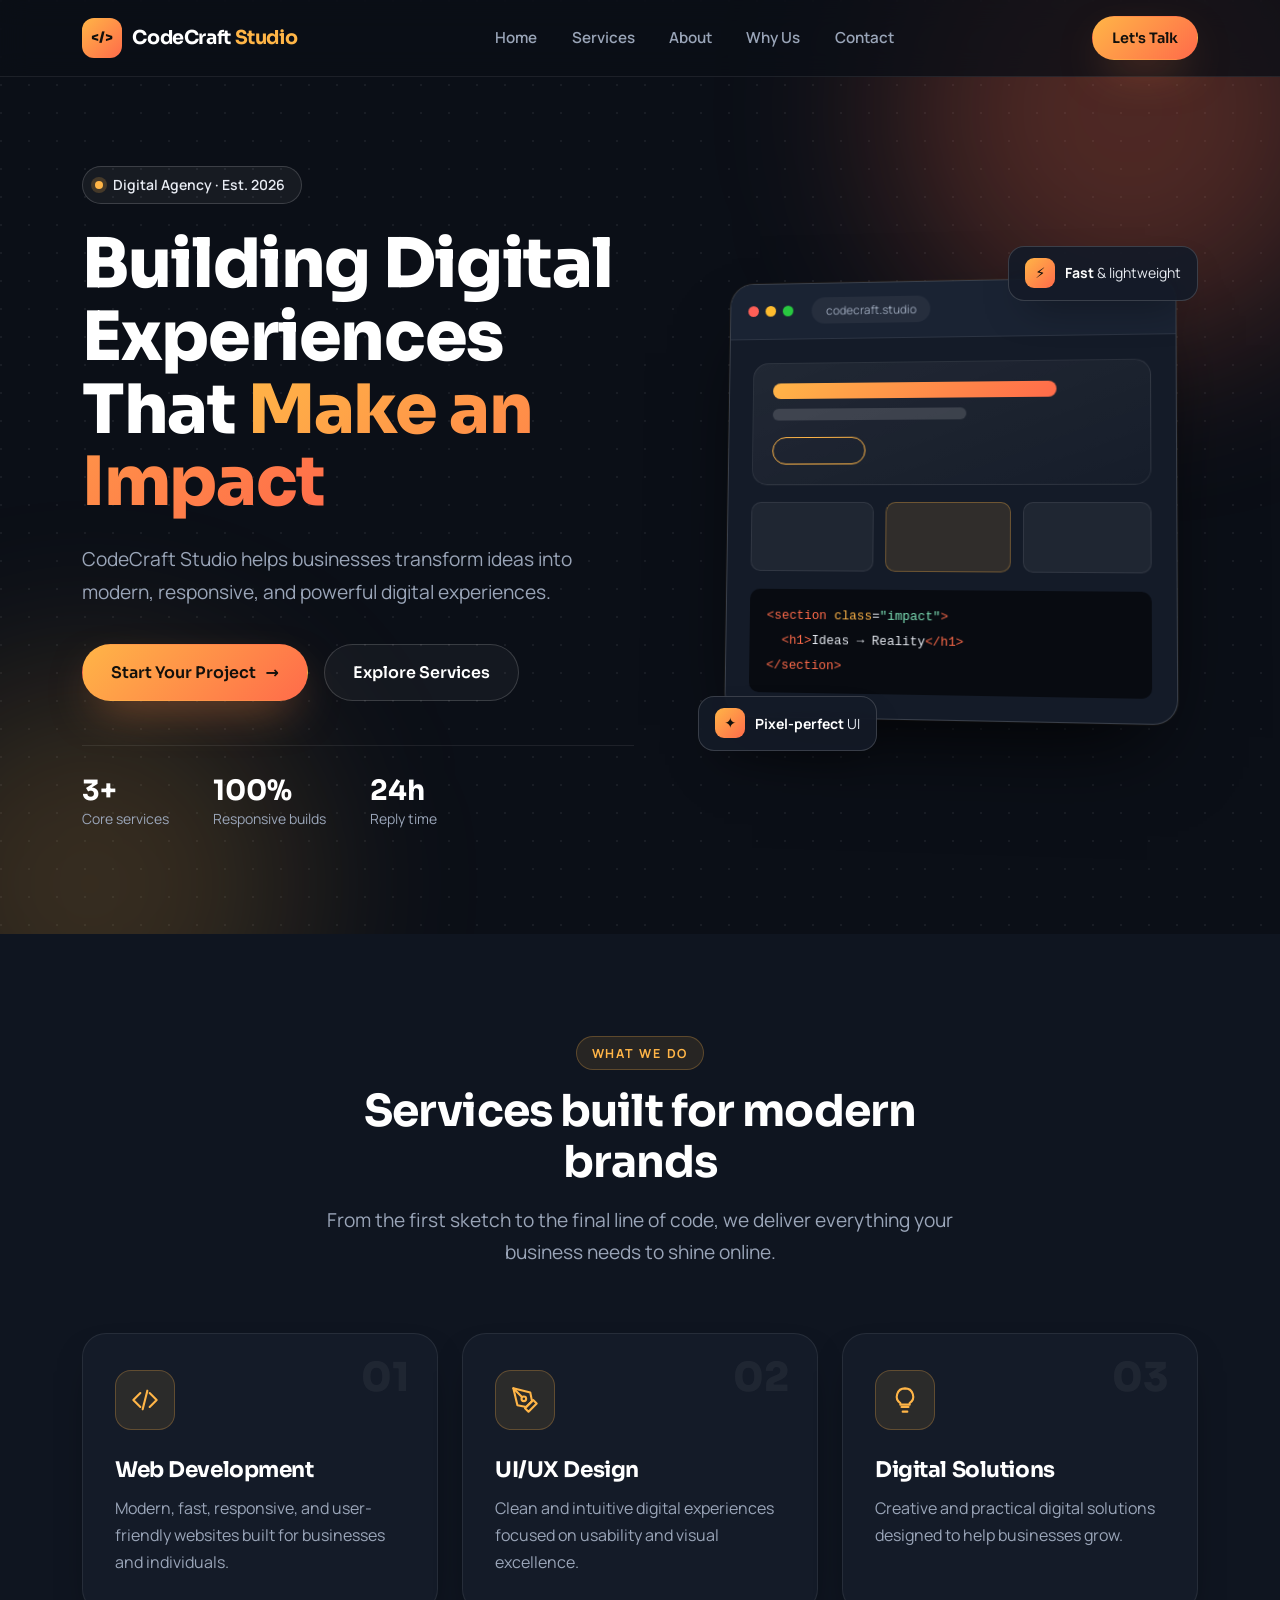
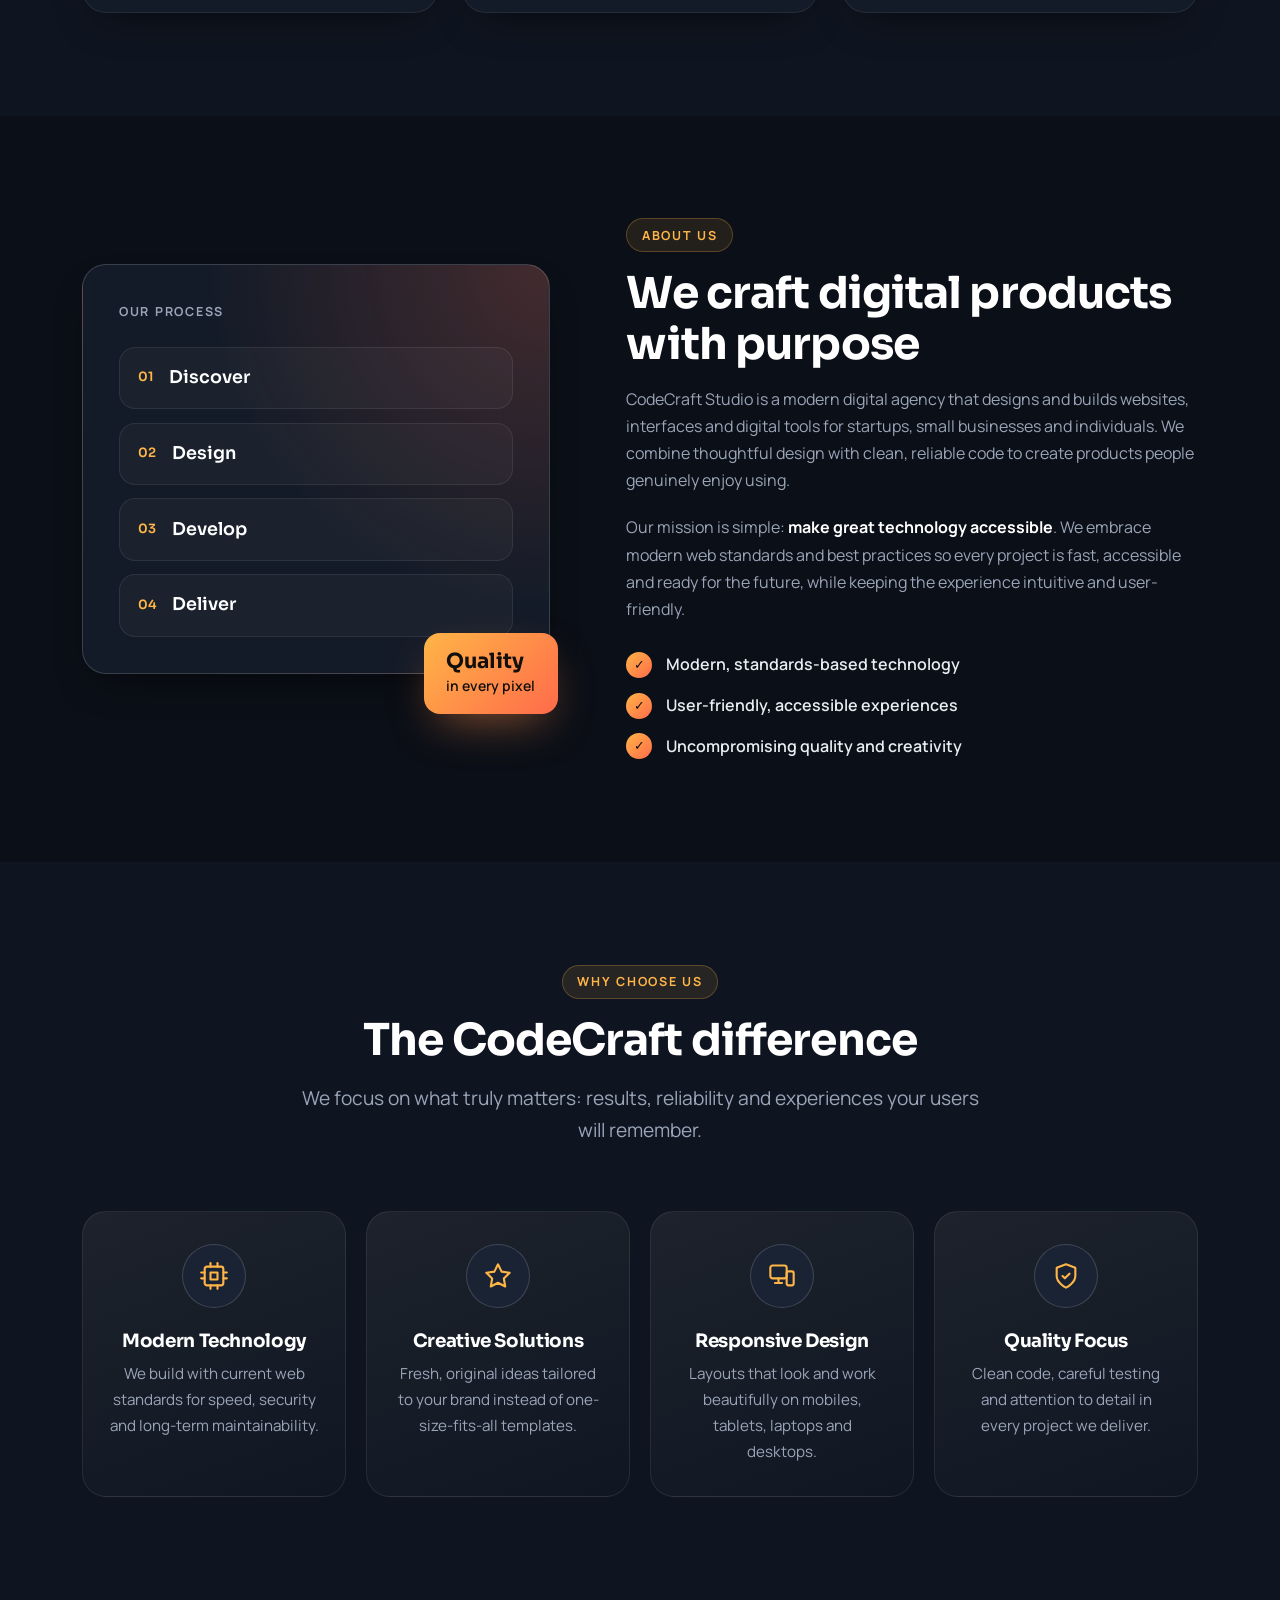
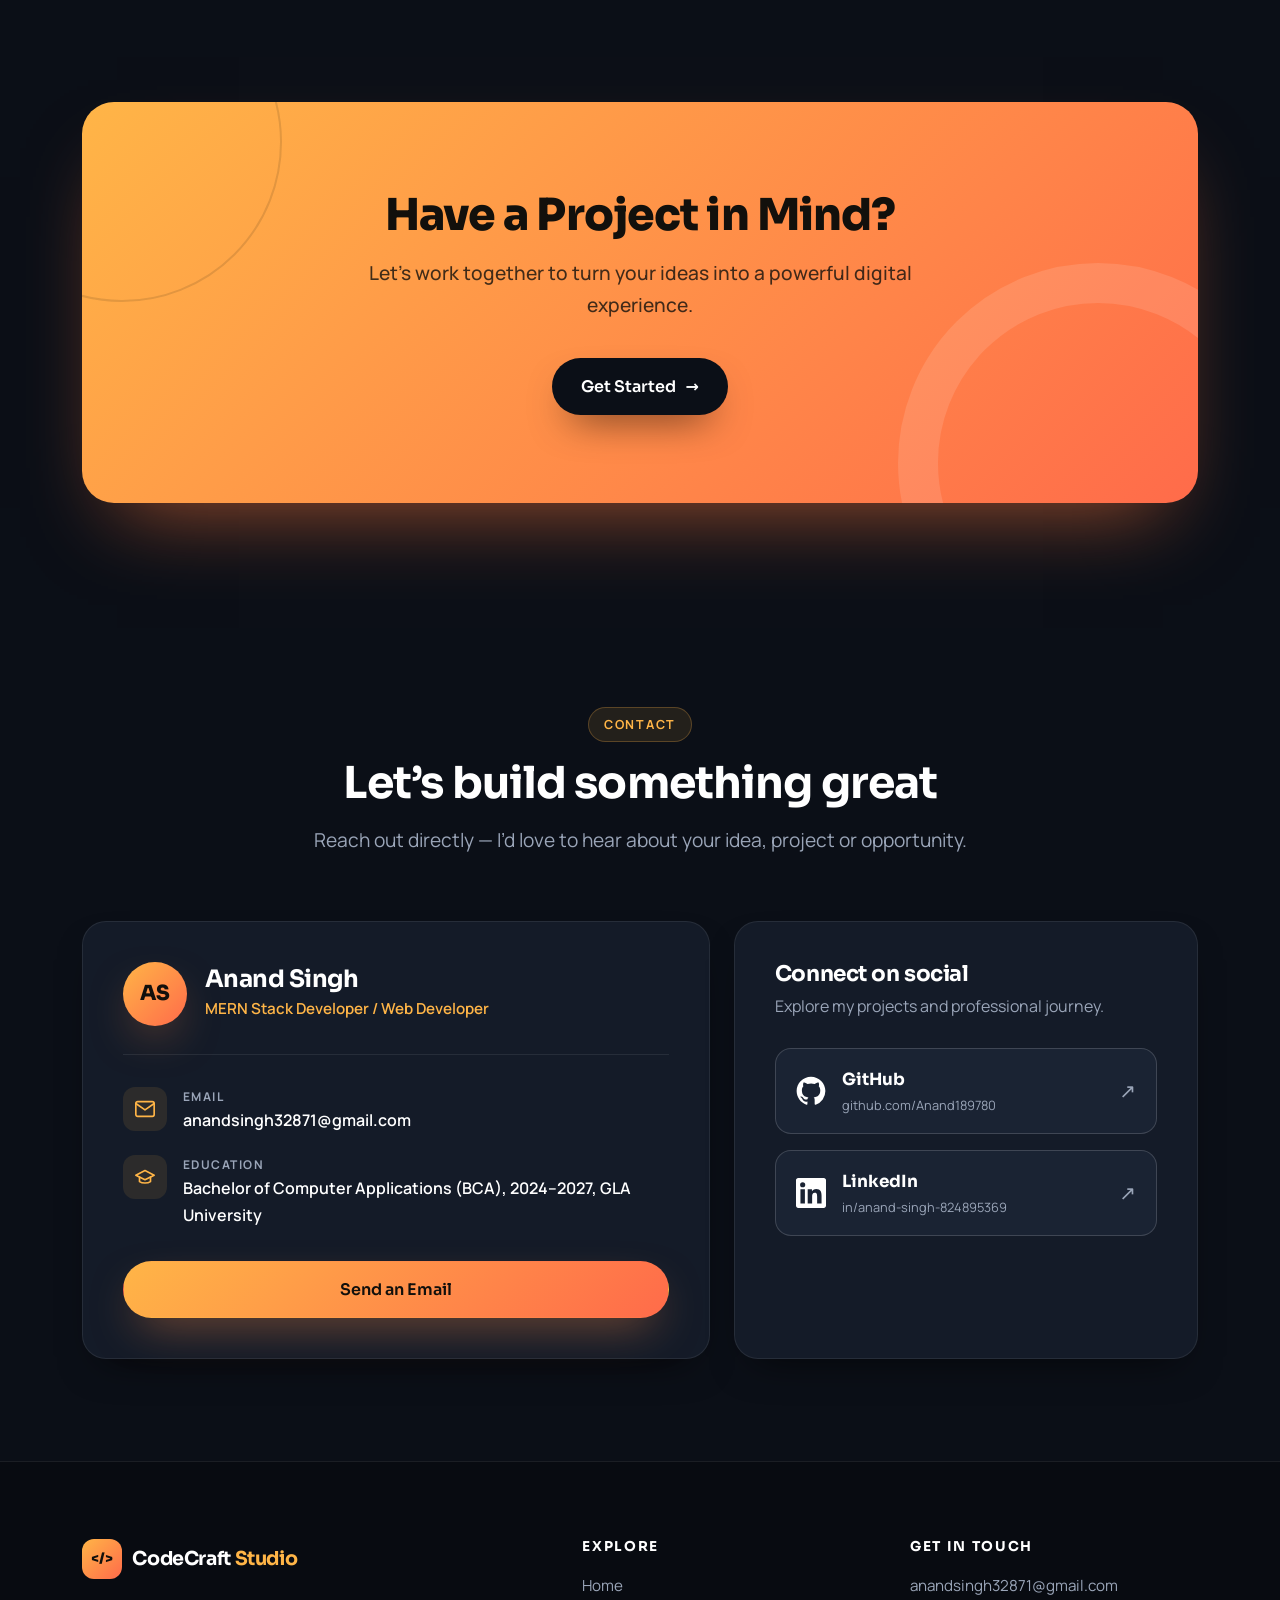
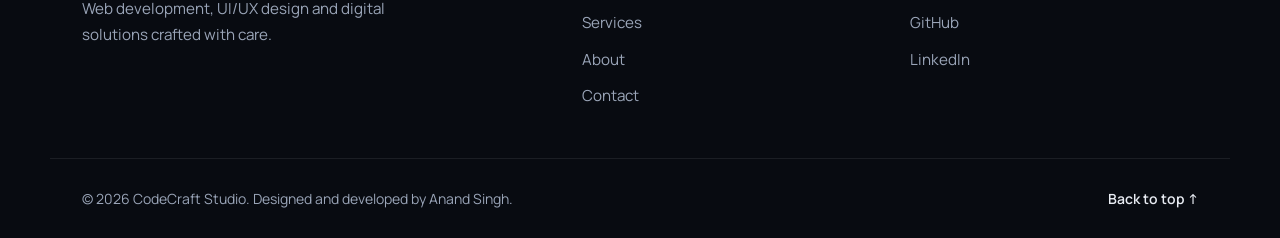
<file: WebDev-L1-LandingPage/index.html>
<!DOCTYPE html>
<html lang="en">
<head>
  <meta charset="UTF-8">
  <meta name="viewport" content="width=device-width, initial-scale=1.0">
  <title>CodeCraft Studio | Web Development, UI/UX Design &amp; Digital Solutions</title>
  <meta name="description" content="CodeCraft Studio is a modern digital agency crafting fast, responsive websites, intuitive UI/UX design and practical digital solutions.">
  <meta name="author" content="Anand Singh">

  <!-- Google Fonts: Sora (headings) + Manrope (body) -->
  <link rel="preconnect" href="https://fonts.googleapis.com">
  <link rel="preconnect" href="https://fonts.gstatic.com" crossorigin>
  <link href="https://fonts.googleapis.com/css2?family=Manrope:wght@400;500;600;700&family=Sora:wght@500;600;700;800&display=swap" rel="stylesheet">

  <link rel="stylesheet" href="style.css">
</head>
<body>

  <!-- ================= HEADER / NAVIGATION ================= -->
  <header class="site-header">
    <nav class="navbar container" aria-label="Main navigation">
      <a href="#home" class="brand" aria-label="CodeCraft Studio home">
        <span class="brand-mark" aria-hidden="true">&lt;/&gt;</span>
        <span class="brand-name">CodeCraft<span class="brand-accent"> Studio</span></span>
      </a>

      <ul class="nav-links">
        <li><a href="#home" class="nav-link">Home</a></li>
        <li><a href="#services" class="nav-link">Services</a></li>
        <li><a href="#about" class="nav-link">About</a></li>
        <li><a href="#why-us" class="nav-link">Why Us</a></li>
        <li><a href="#contact" class="nav-link">Contact</a></li>
      </ul>

      <a href="#contact" class="btn btn-primary btn-small nav-cta">Let's Talk</a>
    </nav>
  </header>

  <main>

    <!-- ================= HERO SECTION ================= -->
    <section id="home" class="hero">
      <div class="hero-glow hero-glow-one" aria-hidden="true"></div>
      <div class="hero-glow hero-glow-two" aria-hidden="true"></div>

      <div class="container hero-grid">
        <div class="hero-content">
          <p class="eyebrow"><span class="eyebrow-dot" aria-hidden="true"></span> Digital Agency &middot; Est. 2026</p>
          <h1 class="hero-title">Building Digital Experiences That <span class="text-gradient">Make an Impact</span></h1>
          <p class="hero-subtitle">CodeCraft Studio helps businesses transform ideas into modern, responsive, and powerful digital experiences.</p>

          <div class="hero-actions">
            <a href="#contact" class="btn btn-primary">Start Your Project <span class="btn-arrow" aria-hidden="true">&rarr;</span></a>
            <a href="#services" class="btn btn-ghost">Explore Services</a>
          </div>

          <ul class="hero-stats" aria-label="Studio highlights">
            <li><strong>3+</strong><span>Core services</span></li>
            <li><strong>100%</strong><span>Responsive builds</span></li>
            <li><strong>24h</strong><span>Reply time</span></li>
          </ul>
        </div>

        <!-- CSS-only hero visual: a stylised browser window -->
        <div class="hero-visual" role="img" aria-label="Illustration of a modern website being designed and coded in a browser window">
          <div class="browser-window">
            <div class="browser-bar">
              <span class="dot dot-red"></span>
              <span class="dot dot-amber"></span>
              <span class="dot dot-green"></span>
              <span class="browser-url">codecraft.studio</span>
            </div>
            <div class="browser-body">
              <div class="mock-hero">
                <span class="mock-line mock-line-lg"></span>
                <span class="mock-line mock-line-md"></span>
                <span class="mock-pill"></span>
              </div>
              <div class="mock-cards">
                <span class="mock-card"></span>
                <span class="mock-card"></span>
                <span class="mock-card"></span>
              </div>
              <div class="mock-code">
                <code><span class="code-tag">&lt;section</span> <span class="code-attr">class</span>=<span class="code-str">"impact"</span><span class="code-tag">&gt;</span></code>
                <code>&nbsp;&nbsp;<span class="code-tag">&lt;h1&gt;</span>Ideas &rarr; Reality<span class="code-tag">&lt;/h1&gt;</span></code>
                <code><span class="code-tag">&lt;/section&gt;</span></code>
              </div>
            </div>
          </div>

          <div class="float-chip chip-top">
            <span class="chip-icon" aria-hidden="true">&#9889;</span>
            <span><strong>Fast</strong> &amp; lightweight</span>
          </div>
          <div class="float-chip chip-bottom">
            <span class="chip-icon" aria-hidden="true">&#10022;</span>
            <span><strong>Pixel-perfect</strong> UI</span>
          </div>
        </div>
      </div>
    </section>

    <!-- ================= SERVICES SECTION ================= -->
    <section id="services" class="section services">
      <div class="container">
        <header class="section-header">
          <p class="section-tag">What We Do</p>
          <h2 class="section-title">Services built for modern brands</h2>
          <p class="section-lead">From the first sketch to the final line of code, we deliver everything your business needs to shine online.</p>
        </header>

        <div class="services-grid">
          <article class="service-card">
            <div class="card-icon" aria-hidden="true">
              <svg viewBox="0 0 24 24" fill="none" stroke="currentColor" stroke-width="1.8" stroke-linecap="round" stroke-linejoin="round"><polyline points="16 18 22 12 16 6"/><polyline points="8 6 2 12 8 18"/><line x1="14" y1="4" x2="10" y2="20"/></svg>
            </div>
            <h3 class="card-title">Web Development</h3>
            <p class="card-text">Modern, fast, responsive, and user-friendly websites built for businesses and individuals.</p>
            <span class="card-number" aria-hidden="true">01</span>
          </article>

          <article class="service-card">
            <div class="card-icon" aria-hidden="true">
              <svg viewBox="0 0 24 24" fill="none" stroke="currentColor" stroke-width="1.8" stroke-linecap="round" stroke-linejoin="round"><path d="M12 19l7-7 3 3-7 7-3-3z"/><path d="M18 13l-1.5-7.5L2 2l3.5 14.5L13 18l5-5z"/><path d="M2 2l7.586 7.586"/><circle cx="11" cy="11" r="2"/></svg>
            </div>
            <h3 class="card-title">UI/UX Design</h3>
            <p class="card-text">Clean and intuitive digital experiences focused on usability and visual excellence.</p>
            <span class="card-number" aria-hidden="true">02</span>
          </article>

          <article class="service-card">
            <div class="card-icon" aria-hidden="true">
              <svg viewBox="0 0 24 24" fill="none" stroke="currentColor" stroke-width="1.8" stroke-linecap="round" stroke-linejoin="round"><path d="M9 18h6"/><path d="M10 22h4"/><path d="M12 2a7 7 0 0 0-4 12.74V16h8v-1.26A7 7 0 0 0 12 2z"/></svg>
            </div>
            <h3 class="card-title">Digital Solutions</h3>
            <p class="card-text">Creative and practical digital solutions designed to help businesses grow.</p>
            <span class="card-number" aria-hidden="true">03</span>
          </article>
        </div>
      </div>
    </section>

    <!-- ================= ABOUT SECTION ================= -->
    <section id="about" class="section about">
      <div class="container about-grid">
        <div class="about-visual" aria-hidden="true">
          <div class="about-panel">
            <span class="about-panel-label">Our Process</span>
            <ol class="process-list">
              <li><span>01</span> Discover</li>
              <li><span>02</span> Design</li>
              <li><span>03</span> Develop</li>
              <li><span>04</span> Deliver</li>
            </ol>
          </div>
          <div class="about-badge">
            <strong>Quality</strong>
            <span>in every pixel</span>
          </div>
        </div>

        <div class="about-content">
          <p class="section-tag">About Us</p>
          <h2 class="section-title">We craft digital products with purpose</h2>
          <p class="about-text">CodeCraft Studio is a modern digital agency that designs and builds websites, interfaces and digital tools for startups, small businesses and individuals. We combine thoughtful design with clean, reliable code to create products people genuinely enjoy using.</p>
          <p class="about-text">Our mission is simple: <strong>make great technology accessible</strong>. We embrace modern web standards and best practices so every project is fast, accessible and ready for the future, while keeping the experience intuitive and user-friendly.</p>

          <ul class="about-points">
            <li><span class="check" aria-hidden="true">&#10003;</span> Modern, standards-based technology</li>
            <li><span class="check" aria-hidden="true">&#10003;</span> User-friendly, accessible experiences</li>
            <li><span class="check" aria-hidden="true">&#10003;</span> Uncompromising quality and creativity</li>
          </ul>
        </div>
      </div>
    </section>

    <!-- ================= WHY CHOOSE US SECTION ================= -->
    <section id="why-us" class="section why">
      <div class="container">
        <header class="section-header">
          <p class="section-tag">Why Choose Us</p>
          <h2 class="section-title">The CodeCraft difference</h2>
          <p class="section-lead">We focus on what truly matters: results, reliability and experiences your users will remember.</p>
        </header>

        <div class="why-grid">
          <article class="feature-card">
            <div class="feature-icon" aria-hidden="true">
              <svg viewBox="0 0 24 24" fill="none" stroke="currentColor" stroke-width="1.8" stroke-linecap="round" stroke-linejoin="round"><rect x="4" y="4" width="16" height="16" rx="2"/><rect x="9" y="9" width="6" height="6"/><line x1="9" y1="1" x2="9" y2="4"/><line x1="15" y1="1" x2="15" y2="4"/><line x1="9" y1="20" x2="9" y2="23"/><line x1="15" y1="20" x2="15" y2="23"/><line x1="20" y1="9" x2="23" y2="9"/><line x1="20" y1="14" x2="23" y2="14"/><line x1="1" y1="9" x2="4" y2="9"/><line x1="1" y1="14" x2="4" y2="14"/></svg>
            </div>
            <h3 class="feature-title">Modern Technology</h3>
            <p class="feature-text">We build with current web standards for speed, security and long-term maintainability.</p>
          </article>

          <article class="feature-card">
            <div class="feature-icon" aria-hidden="true">
              <svg viewBox="0 0 24 24" fill="none" stroke="currentColor" stroke-width="1.8" stroke-linecap="round" stroke-linejoin="round"><polygon points="12 2 15.09 8.26 22 9.27 17 14.14 18.18 21.02 12 17.77 5.82 21.02 7 14.14 2 9.27 8.91 8.26 12 2"/></svg>
            </div>
            <h3 class="feature-title">Creative Solutions</h3>
            <p class="feature-text">Fresh, original ideas tailored to your brand instead of one-size-fits-all templates.</p>
          </article>

          <article class="feature-card">
            <div class="feature-icon" aria-hidden="true">
              <svg viewBox="0 0 24 24" fill="none" stroke="currentColor" stroke-width="1.8" stroke-linecap="round" stroke-linejoin="round"><rect x="2" y="3" width="14" height="11" rx="2"/><rect x="16" y="8" width="6" height="12" rx="1.5"/><line x1="6" y1="18" x2="12" y2="18"/><line x1="9" y1="14" x2="9" y2="18"/></svg>
            </div>
            <h3 class="feature-title">Responsive Design</h3>
            <p class="feature-text">Layouts that look and work beautifully on mobiles, tablets, laptops and desktops.</p>
          </article>

          <article class="feature-card">
            <div class="feature-icon" aria-hidden="true">
              <svg viewBox="0 0 24 24" fill="none" stroke="currentColor" stroke-width="1.8" stroke-linecap="round" stroke-linejoin="round"><path d="M12 22s8-4 8-10V5l-8-3-8 3v7c0 6 8 10 8 10z"/><polyline points="9 12 11 14 15 10"/></svg>
            </div>
            <h3 class="feature-title">Quality Focus</h3>
            <p class="feature-text">Clean code, careful testing and attention to detail in every project we deliver.</p>
          </article>
        </div>
      </div>
    </section>

    <!-- ================= CALL-TO-ACTION SECTION ================= -->
    <section class="section cta" aria-labelledby="cta-title">
      <div class="container">
        <div class="cta-box">
          <div class="cta-ring cta-ring-one" aria-hidden="true"></div>
          <div class="cta-ring cta-ring-two" aria-hidden="true"></div>
          <h2 id="cta-title" class="cta-title">Have a Project in Mind?</h2>
          <p class="cta-text">Let’s work together to turn your ideas into a powerful digital experience.</p>
          <a href="#contact" class="btn btn-dark">Get Started <span class="btn-arrow" aria-hidden="true">&rarr;</span></a>
        </div>
      </div>
    </section>

    <!-- ================= CONTACT & SOCIAL SECTION ================= -->
    <section id="contact" class="section contact">
      <div class="container">
        <header class="section-header">
          <p class="section-tag">Contact</p>
          <h2 class="section-title">Let’s build something great</h2>
          <p class="section-lead">Reach out directly — I’d love to hear about your idea, project or opportunity.</p>
        </header>

        <div class="contact-grid">
          <article class="profile-card">
            <div class="profile-head">
              <div class="avatar" aria-hidden="true">AS</div>
              <div>
                <h3 class="profile-name">Anand Singh</h3>
                <p class="profile-role">MERN Stack Developer / Web Developer</p>
              </div>
            </div>

            <ul class="contact-list">
              <li class="contact-item">
                <span class="contact-icon" aria-hidden="true">
                  <svg viewBox="0 0 24 24" fill="none" stroke="currentColor" stroke-width="1.8" stroke-linecap="round" stroke-linejoin="round"><rect x="2" y="4" width="20" height="16" rx="2"/><polyline points="22 6 12 13 2 6"/></svg>
                </span>
                <div>
                  <span class="contact-label">Email</span>
                  <a href="mailto:anandsingh32871@gmail.com" class="contact-value">anandsingh32871@gmail.com</a>
                </div>
              </li>
              <li class="contact-item">
                <span class="contact-icon" aria-hidden="true">
                  <svg viewBox="0 0 24 24" fill="none" stroke="currentColor" stroke-width="1.8" stroke-linecap="round" stroke-linejoin="round"><path d="M22 10L12 5 2 10l10 5 10-5z"/><path d="M6 12v5c3 2 9 2 12 0v-5"/></svg>
                </span>
                <div>
                  <span class="contact-label">Education</span>
                  <span class="contact-value">Bachelor of Computer Applications (BCA), 2024–2027, GLA University</span>
                </div>
              </li>
            </ul>

            <a href="mailto:anandsingh32871@gmail.com" class="btn btn-primary btn-block">Send an Email</a>
          </article>

          <article class="social-card">
            <h3 class="social-title">Connect on social</h3>
            <p class="social-text">Explore my projects and professional journey.</p>

            <div class="social-links">
              <a href="https://github.com/Anand189780" target="_blank" rel="noopener noreferrer" class="social-btn social-github" aria-label="Visit Anand Singh on GitHub (opens in a new tab)">
                <svg viewBox="0 0 24 24" fill="currentColor" aria-hidden="true"><path d="M12 .5C5.65.5.5 5.65.5 12c0 5.08 3.29 9.39 7.86 10.91.58.1.79-.25.79-.56v-1.97c-3.2.7-3.87-1.54-3.87-1.54-.52-1.33-1.28-1.69-1.28-1.69-1.04-.71.08-.7.08-.7 1.16.08 1.77 1.19 1.77 1.19 1.03 1.76 2.7 1.25 3.36.96.1-.75.4-1.25.73-1.54-2.55-.29-5.24-1.28-5.24-5.69 0-1.26.45-2.28 1.19-3.09-.12-.29-.52-1.46.11-3.05 0 0 .97-.31 3.17 1.18a11 11 0 0 1 5.77 0c2.2-1.49 3.17-1.18 3.17-1.18.63 1.59.23 2.76.11 3.05.74.81 1.19 1.83 1.19 3.09 0 4.42-2.69 5.39-5.26 5.68.41.36.78 1.06.78 2.14v3.17c0 .31.21.67.8.56A11.5 11.5 0 0 0 23.5 12C23.5 5.65 18.35.5 12 .5z"/></svg>
                <span class="social-btn-text">
                  <strong>GitHub</strong>
                  <small>github.com/Anand189780</small>
                </span>
                <span class="social-arrow" aria-hidden="true">&#8599;</span>
              </a>

              <a href="https://www.linkedin.com/in/anand-singh-824895369" target="_blank" rel="noopener noreferrer" class="social-btn social-linkedin" aria-label="Visit Anand Singh on LinkedIn (opens in a new tab)">
                <svg viewBox="0 0 24 24" fill="currentColor" aria-hidden="true"><path d="M20.45 20.45h-3.55v-5.57c0-1.33-.03-3.04-1.85-3.04-1.85 0-2.14 1.45-2.14 2.94v5.67H9.35V9h3.41v1.56h.05c.48-.9 1.64-1.85 3.37-1.85 3.6 0 4.27 2.37 4.27 5.46v6.28zM5.34 7.43a2.06 2.06 0 1 1 0-4.12 2.06 2.06 0 0 1 0 4.12zM7.12 20.45H3.56V9h3.56v11.45zM22.22 0H1.77C.79 0 0 .77 0 1.73v20.54C0 23.23.79 24 1.77 24h20.45c.98 0 1.78-.77 1.78-1.73V1.73C24 .77 23.2 0 22.22 0z"/></svg>
                <span class="social-btn-text">
                  <strong>LinkedIn</strong>
                  <small>in/anand-singh-824895369</small>
                </span>
                <span class="social-arrow" aria-hidden="true">&#8599;</span>
              </a>
            </div>
          </article>
        </div>
      </div>
    </section>

  </main>

  <!-- ================= FOOTER ================= -->
  <footer class="site-footer">
    <div class="container footer-grid">
      <div class="footer-brand">
        <a href="#home" class="brand" aria-label="CodeCraft Studio home">
          <span class="brand-mark" aria-hidden="true">&lt;/&gt;</span>
          <span class="brand-name">CodeCraft<span class="brand-accent"> Studio</span></span>
        </a>
        <p class="footer-text">Web development, UI/UX design and digital solutions crafted with care.</p>
      </div>

      <nav class="footer-nav" aria-label="Footer navigation">
        <h4 class="footer-heading">Explore</h4>
        <ul>
          <li><a href="#home">Home</a></li>
          <li><a href="#services">Services</a></li>
          <li><a href="#about">About</a></li>
          <li><a href="#contact">Contact</a></li>
        </ul>
      </nav>

      <div class="footer-contact">
        <h4 class="footer-heading">Get in touch</h4>
        <ul>
          <li><a href="mailto:anandsingh32871@gmail.com">anandsingh32871@gmail.com</a></li>
          <li><a href="https://github.com/Anand189780" target="_blank" rel="noopener noreferrer">GitHub</a></li>
          <li><a href="https://www.linkedin.com/in/anand-singh-824895369" target="_blank" rel="noopener noreferrer">LinkedIn</a></li>
        </ul>
      </div>
    </div>

    <div class="container footer-bottom">
      <p>© 2026 CodeCraft Studio. Designed and developed by Anand Singh.</p>
      <a href="#home" class="back-to-top">Back to top &uarr;</a>
    </div>
  </footer>

</body>
</html>
</file>
<file: WebDev-L1-LandingPage/style.css>
/* =========================================================
   CodeCraft Studio – Landing Page
   Oasis Infobyte | Web Development & Designing | Level 1 – Task 1
   Author: Anand Singh
   Built with pure HTML5 + CSS3 (no JavaScript, no frameworks)
   ========================================================= */

/* ---------- 1. DESIGN TOKENS (colour palette, type, spacing) ---------- */
:root {
  /* Colour palette: midnight ink + warm amber / coral */
  --color-bg: #0b0f17;
  --color-bg-alt: #0f1520;
  --color-surface: #141b28;
  --color-surface-2: #1a2333;
  --color-border: rgba(255, 255, 255, 0.08);
  --color-border-strong: rgba(255, 255, 255, 0.16);
  --color-text: #e8ecf3;
  --color-text-muted: #9aa5b8;
  --color-heading: #ffffff;
  --color-primary: #ffb547;      /* amber */
  --color-secondary: #ff6b4a;    /* coral */
  --color-ink: #12100c;          /* text on amber */

  --gradient-brand: linear-gradient(135deg, var(--color-primary) 0%, var(--color-secondary) 100%);
  --gradient-surface: linear-gradient(160deg, rgba(255, 255, 255, 0.06), rgba(255, 255, 255, 0.01));

  /* Typography */
  --font-heading: "Sora", "Segoe UI", system-ui, sans-serif;
  --font-body: "Manrope", "Segoe UI", system-ui, sans-serif;
  --fs-hero: clamp(2.25rem, 5.2vw + 0.5rem, 4.25rem);
  --fs-h2: clamp(1.75rem, 2.6vw + 0.75rem, 2.75rem);
  --fs-h3: clamp(1.15rem, 0.5vw + 1rem, 1.35rem);
  --fs-lead: clamp(1rem, 0.4vw + 0.95rem, 1.2rem);
  --fs-body: 1rem;
  --fs-small: 0.875rem;

  /* Spacing, radius, shadow, motion */
  --container: 1180px;
  --section-space: clamp(4.5rem, 8vw, 7.5rem);
  --radius-sm: 10px;
  --radius-md: 16px;
  --radius-lg: 24px;
  --radius-pill: 999px;
  --shadow-card: 0 18px 40px -20px rgba(0, 0, 0, 0.7);
  --shadow-glow: 0 18px 45px -15px rgba(255, 140, 70, 0.55);
  --transition: 0.35s cubic-bezier(0.22, 1, 0.36, 1);
  --nav-height: 76px;
}

/* ---------- 2. RESET & BASE ---------- */
*,
*::before,
*::after {
  box-sizing: border-box;
  margin: 0;
  padding: 0;
}

html {
  scroll-behavior: smooth;                 /* CSS smooth scrolling */
  scroll-padding-top: calc(var(--nav-height) + 12px); /* keeps headings clear of fixed nav */
  -webkit-text-size-adjust: 100%;
}

body {
  font-family: var(--font-body);
  font-size: var(--fs-body);
  line-height: 1.7;
  color: var(--color-text);
  background-color: var(--color-bg);
  overflow-x: hidden;                      /* safety net: no horizontal scroll */
  -webkit-font-smoothing: antialiased;
}

img,
svg {
  display: block;
  max-width: 100%;
}

a {
  color: inherit;
  text-decoration: none;
}

ul,
ol {
  list-style: none;
}

h1,
h2,
h3,
h4 {
  font-family: var(--font-heading);
  color: var(--color-heading);
  line-height: 1.15;
  letter-spacing: -0.02em;
}

strong {
  color: var(--color-heading);
  font-weight: 700;
}

::selection {
  background: var(--color-primary);
  color: var(--color-ink);
}

a:focus-visible {
  outline: 2px solid var(--color-primary);
  outline-offset: 3px;
  border-radius: 6px;
}

/* ---------- 3. LAYOUT HELPERS ---------- */
.container {
  width: 100%;
  max-width: var(--container);
  margin-inline: auto;
  padding-inline: clamp(1.25rem, 4vw, 2rem);
}

.section {
  position: relative;
  padding-block: var(--section-space);
}

.section-header {
  max-width: 680px;
  margin: 0 auto clamp(2.5rem, 5vw, 4rem);
  text-align: center;
}

.section-tag {
  display: inline-block;
  margin-bottom: 1rem;
  padding: 0.35rem 0.9rem;
  font-size: 0.78rem;
  font-weight: 700;
  letter-spacing: 0.14em;
  text-transform: uppercase;
  color: var(--color-primary);
  background: rgba(255, 181, 71, 0.1);
  border: 1px solid rgba(255, 181, 71, 0.25);
  border-radius: var(--radius-pill);
}

.section-title {
  font-size: var(--fs-h2);
  margin-bottom: 1rem;
}

.section-lead {
  font-size: var(--fs-lead);
  color: var(--color-text-muted);
}

.text-gradient {
  background: var(--gradient-brand);
  -webkit-background-clip: text;
  background-clip: text;
  color: transparent;
}

/* ---------- 4. BUTTONS ---------- */
.btn {
  display: inline-flex;
  align-items: center;
  justify-content: center;
  gap: 0.6rem;
  min-height: 52px;
  padding: 0.85rem 1.75rem;
  font-family: var(--font-heading);
  font-size: 1rem;
  font-weight: 600;
  border-radius: var(--radius-pill);
  border: 1px solid transparent;
  cursor: pointer;
  transition: transform var(--transition), box-shadow var(--transition),
    background-color var(--transition), border-color var(--transition), color var(--transition);
}

.btn-arrow {
  transition: transform var(--transition);
}

.btn:hover .btn-arrow {
  transform: translateX(4px);
}

.btn-primary {
  color: var(--color-ink);
  background: var(--gradient-brand);
  box-shadow: var(--shadow-glow);
}

.btn-primary:hover {
  transform: translateY(-3px);
  box-shadow: 0 24px 50px -15px rgba(255, 140, 70, 0.75);
}

.btn-ghost {
  color: var(--color-heading);
  background: rgba(255, 255, 255, 0.04);
  border-color: var(--color-border-strong);
}

.btn-ghost:hover {
  transform: translateY(-3px);
  border-color: var(--color-primary);
  color: var(--color-primary);
}

.btn-dark {
  color: var(--color-heading);
  background: var(--color-bg);
  box-shadow: 0 18px 40px -18px rgba(0, 0, 0, 0.8);
}

.btn-dark:hover {
  transform: translateY(-3px);
  background: #000000;
}

.btn-small {
  min-height: 42px;
  padding: 0.55rem 1.2rem;
  font-size: 0.9rem;
}

.btn-block {
  width: 100%;
}

/* ---------- 5. HEADER / NAVIGATION (fixed) ---------- */
.site-header {
  position: fixed;
  inset: 0 0 auto 0;
  z-index: 100;
  background: rgba(11, 15, 23, 0.78);
  -webkit-backdrop-filter: blur(14px);
  backdrop-filter: blur(14px);
  border-bottom: 1px solid var(--color-border);
}

.navbar {
  display: flex;
  align-items: center;
  justify-content: space-between;
  gap: 1.5rem;
  min-height: var(--nav-height);
}

.brand {
  display: inline-flex;
  align-items: center;
  gap: 0.65rem;
  flex-shrink: 0;
}

.brand-mark {
  display: grid;
  place-items: center;
  width: 40px;
  height: 40px;
  font-family: var(--font-heading);
  font-size: 0.85rem;
  font-weight: 800;
  color: var(--color-ink);
  background: var(--gradient-brand);
  border-radius: 12px;
  transition: transform var(--transition);
}

.brand:hover .brand-mark {
  transform: rotate(-8deg) scale(1.05);
}

.brand-name {
  font-family: var(--font-heading);
  font-size: 1.2rem;
  font-weight: 700;
  color: var(--color-heading);
  letter-spacing: -0.02em;
}

.brand-accent {
  color: var(--color-primary);
}

.nav-links {
  display: flex;
  align-items: center;
  gap: 0.35rem;
}

.nav-link {
  position: relative;
  display: inline-block;
  padding: 0.5rem 0.9rem;
  font-size: 0.95rem;
  font-weight: 600;
  color: var(--color-text-muted);
  border-radius: var(--radius-pill);
  transition: color var(--transition), background-color var(--transition);
}

.nav-link::after {
  content: "";
  position: absolute;
  left: 50%;
  bottom: 4px;
  width: 0;
  height: 2px;
  background: var(--gradient-brand);
  border-radius: 2px;
  transform: translateX(-50%);
  transition: width var(--transition);
}

.nav-link:hover {
  color: var(--color-heading);
  background: rgba(255, 255, 255, 0.05);
}

.nav-link:hover::after {
  width: 40%;
}

/* ---------- 6. HERO SECTION ---------- */
.hero {
  position: relative;
  overflow: hidden;
  padding-top: calc(var(--nav-height) + clamp(3rem, 7vw, 6rem));
  padding-bottom: clamp(4rem, 8vw, 7rem);
  background:
    radial-gradient(circle at 1px 1px, rgba(255, 255, 255, 0.06) 1px, transparent 0) 0 0 / 28px 28px,
    var(--color-bg);
}

.hero-glow {
  position: absolute;
  border-radius: 50%;
  filter: blur(90px);
  pointer-events: none;
}

.hero-glow-one {
  top: -120px;
  right: -80px;
  width: 460px;
  height: 460px;
  background: rgba(255, 107, 74, 0.28);
}

.hero-glow-two {
  bottom: -160px;
  left: -120px;
  width: 420px;
  height: 420px;
  background: rgba(255, 181, 71, 0.18);
}

.hero-grid {
  position: relative;
  display: grid;
  grid-template-columns: 1.05fr 0.95fr;
  align-items: center;
  gap: clamp(2.5rem, 5vw, 4.5rem);
}

.eyebrow {
  display: inline-flex;
  align-items: center;
  gap: 0.6rem;
  margin-bottom: 1.5rem;
  padding: 0.4rem 1rem 0.4rem 0.75rem;
  font-size: var(--fs-small);
  font-weight: 600;
  color: var(--color-text);
  background: rgba(255, 255, 255, 0.05);
  border: 1px solid var(--color-border-strong);
  border-radius: var(--radius-pill);
}

.eyebrow-dot {
  width: 8px;
  height: 8px;
  border-radius: 50%;
  background: var(--color-primary);
  box-shadow: 0 0 0 4px rgba(255, 181, 71, 0.2);
  animation: pulse 2.4s ease-in-out infinite;
}

.hero-title {
  font-size: var(--fs-hero);
  font-weight: 800;
  line-height: 1.07;
  margin-bottom: 1.5rem;
}

.hero-subtitle {
  max-width: 540px;
  margin-bottom: 2.25rem;
  font-size: var(--fs-lead);
  color: var(--color-text-muted);
}

.hero-actions {
  display: flex;
  flex-wrap: wrap;
  gap: 1rem;
  margin-bottom: 2.75rem;
}

.hero-stats {
  display: flex;
  flex-wrap: wrap;
  gap: clamp(1.5rem, 4vw, 2.75rem);
  padding-top: 1.75rem;
  border-top: 1px solid var(--color-border);
}

.hero-stats li {
  display: flex;
  flex-direction: column;
}

.hero-stats strong {
  font-family: var(--font-heading);
  font-size: 1.75rem;
  line-height: 1.2;
}

.hero-stats span {
  font-size: var(--fs-small);
  color: var(--color-text-muted);
}

/* Hero visual – CSS-only browser mock-up */
.hero-visual {
  position: relative;
  padding: 2rem 1.5rem;
}

.browser-window {
  position: relative;
  background: var(--color-surface);
  border: 1px solid var(--color-border-strong);
  border-radius: var(--radius-lg);
  box-shadow: 0 40px 80px -30px rgba(0, 0, 0, 0.9), 0 0 0 1px rgba(255, 181, 71, 0.05);
  overflow: hidden;
  transform: perspective(1200px) rotateY(-6deg) rotateX(3deg);
  transition: transform 0.6s cubic-bezier(0.22, 1, 0.36, 1);
}

.hero-visual:hover .browser-window {
  transform: perspective(1200px) rotateY(0deg) rotateX(0deg);
}

.browser-bar {
  display: flex;
  align-items: center;
  gap: 0.45rem;
  padding: 0.9rem 1.1rem;
  background: var(--color-surface-2);
  border-bottom: 1px solid var(--color-border);
}

.dot {
  width: 11px;
  height: 11px;
  border-radius: 50%;
  flex-shrink: 0;
}

.dot-red { background: #ff5f57; }
.dot-amber { background: #febc2e; }
.dot-green { background: #28c840; }

.browser-url {
  margin-left: 0.75rem;
  padding: 0.2rem 0.9rem;
  font-size: 0.75rem;
  color: var(--color-text-muted);
  background: rgba(255, 255, 255, 0.05);
  border-radius: var(--radius-pill);
  white-space: nowrap;
  overflow: hidden;
  text-overflow: ellipsis;
}

.browser-body {
  display: grid;
  gap: 1.1rem;
  padding: 1.5rem;
}

.mock-hero {
  display: grid;
  gap: 0.65rem;
  padding: 1.25rem;
  background: var(--gradient-surface);
  border: 1px solid var(--color-border);
  border-radius: var(--radius-md);
}

.mock-line {
  display: block;
  height: 12px;
  border-radius: var(--radius-pill);
  background: rgba(255, 255, 255, 0.14);
}

.mock-line-lg { width: 80%; height: 16px; background: var(--gradient-brand); }
.mock-line-md { width: 55%; }

.mock-pill {
  display: block;
  width: 96px;
  height: 28px;
  margin-top: 0.4rem;
  border-radius: var(--radius-pill);
  border: 1px solid var(--color-primary);
}

.mock-cards {
  display: grid;
  grid-template-columns: repeat(3, 1fr);
  gap: 0.75rem;
}

.mock-card {
  display: block;
  height: 70px;
  border-radius: var(--radius-sm);
  background: rgba(255, 255, 255, 0.05);
  border: 1px solid var(--color-border);
}

.mock-card:nth-child(2) {
  background: rgba(255, 181, 71, 0.12);
  border-color: rgba(255, 181, 71, 0.3);
}

.mock-code {
  display: grid;
  gap: 0.2rem;
  padding: 1rem 1.1rem;
  font-size: 0.8rem;
  background: #080b11;
  border-radius: var(--radius-sm);
  overflow: hidden;
}

.mock-code code {
  font-family: "SFMono-Regular", Consolas, "Liberation Mono", monospace;
  color: var(--color-text);
  white-space: nowrap;
  overflow: hidden;
  text-overflow: ellipsis;
}

.code-tag { color: var(--color-secondary); }
.code-attr { color: var(--color-primary); }
.code-str { color: #7ee2b8; }

.float-chip {
  position: absolute;
  z-index: 2;
  display: flex;
  align-items: center;
  gap: 0.6rem;
  padding: 0.7rem 1rem;
  font-size: var(--fs-small);
  color: var(--color-text);
  background: rgba(20, 27, 40, 0.92);
  border: 1px solid var(--color-border-strong);
  border-radius: var(--radius-md);
  box-shadow: var(--shadow-card);
  -webkit-backdrop-filter: blur(10px);
  backdrop-filter: blur(10px);
  white-space: nowrap;
}

.chip-icon {
  display: grid;
  place-items: center;
  width: 30px;
  height: 30px;
  font-size: 0.9rem;
  color: var(--color-ink);
  background: var(--gradient-brand);
  border-radius: 9px;
}

.chip-top {
  top: 0;
  right: 0;
  animation: float 6s ease-in-out infinite;
}

.chip-bottom {
  bottom: 0;
  left: 0;
  animation: float 6s ease-in-out 1.5s infinite;
}

/* ---------- 7. SERVICES SECTION ---------- */
.services {
  background: var(--color-bg-alt);
}

.services-grid {
  display: grid;
  grid-template-columns: repeat(3, 1fr);
  gap: 1.5rem;
}

.service-card {
  position: relative;
  display: flex;
  flex-direction: column;
  padding: 2.25rem 2rem;
  background: var(--color-surface);
  border: 1px solid var(--color-border);
  border-radius: var(--radius-lg);
  box-shadow: var(--shadow-card);
  overflow: hidden;
  transition: transform var(--transition), border-color var(--transition), box-shadow var(--transition);
}

/* gradient top line revealed on hover */
.service-card::before {
  content: "";
  position: absolute;
  inset: 0 0 auto 0;
  height: 3px;
  background: var(--gradient-brand);
  transform: scaleX(0);
  transform-origin: left;
  transition: transform var(--transition);
}

.service-card:hover {
  transform: translateY(-8px);
  border-color: rgba(255, 181, 71, 0.35);
  box-shadow: 0 30px 60px -25px rgba(255, 120, 60, 0.35);
}

.service-card:hover::before {
  transform: scaleX(1);
}

.card-icon {
  display: grid;
  place-items: center;
  width: 60px;
  height: 60px;
  margin-bottom: 1.75rem;
  color: var(--color-primary);
  background: rgba(255, 181, 71, 0.1);
  border: 1px solid rgba(255, 181, 71, 0.25);
  border-radius: var(--radius-md);
  transition: background var(--transition), color var(--transition), transform var(--transition);
}

.card-icon svg {
  width: 28px;
  height: 28px;
}

.service-card:hover .card-icon {
  color: var(--color-ink);
  background: var(--gradient-brand);
  transform: rotate(-6deg);
}

.card-title {
  font-size: var(--fs-h3);
  margin-bottom: 0.75rem;
}

.card-text {
  color: var(--color-text-muted);
}

.card-number {
  position: absolute;
  top: 1.5rem;
  right: 1.75rem;
  font-family: var(--font-heading);
  font-size: 2.5rem;
  font-weight: 800;
  line-height: 1;
  color: rgba(255, 255, 255, 0.05);
  transition: color var(--transition);
}

.service-card:hover .card-number {
  color: rgba(255, 181, 71, 0.18);
}

/* ---------- 8. ABOUT SECTION ---------- */
.about-grid {
  display: grid;
  grid-template-columns: 0.9fr 1.1fr;
  align-items: center;
  gap: clamp(2.5rem, 6vw, 5rem);
}

.about-visual {
  position: relative;
  padding: 0 0 2.5rem 0;
}

.about-panel {
  padding: 2.25rem;
  background:
    radial-gradient(circle at 100% 0%, rgba(255, 107, 74, 0.2), transparent 55%),
    var(--color-surface);
  border: 1px solid var(--color-border-strong);
  border-radius: var(--radius-lg);
  box-shadow: var(--shadow-card);
}

.about-panel-label {
  display: block;
  margin-bottom: 1.5rem;
  font-size: 0.78rem;
  font-weight: 700;
  letter-spacing: 0.14em;
  text-transform: uppercase;
  color: var(--color-text-muted);
}

.process-list {
  display: grid;
  gap: 0.85rem;
}

.process-list li {
  display: flex;
  align-items: center;
  gap: 1rem;
  padding: 0.95rem 1.15rem;
  font-family: var(--font-heading);
  font-size: 1.1rem;
  font-weight: 600;
  color: var(--color-heading);
  background: rgba(255, 255, 255, 0.03);
  border: 1px solid var(--color-border);
  border-radius: var(--radius-md);
  transition: transform var(--transition), border-color var(--transition), background var(--transition);
}

.process-list li:hover {
  transform: translateX(8px);
  border-color: rgba(255, 181, 71, 0.35);
  background: rgba(255, 181, 71, 0.06);
}

.process-list span {
  font-size: 0.8rem;
  color: var(--color-primary);
}

.about-badge {
  position: absolute;
  right: -0.5rem;
  bottom: 0;
  display: flex;
  flex-direction: column;
  padding: 1rem 1.4rem;
  color: var(--color-ink);
  background: var(--gradient-brand);
  border-radius: var(--radius-md);
  box-shadow: var(--shadow-glow);
}

.about-badge strong {
  font-family: var(--font-heading);
  font-size: 1.3rem;
  line-height: 1.2;
  color: var(--color-ink);
}

.about-badge span {
  font-size: var(--fs-small);
  font-weight: 600;
}

.about-content .section-title {
  text-align: left;
}

.about-text {
  margin-bottom: 1.25rem;
  color: var(--color-text-muted);
}

.about-points {
  display: grid;
  gap: 0.85rem;
  margin-top: 1.75rem;
}

.about-points li {
  display: flex;
  align-items: center;
  gap: 0.85rem;
  font-weight: 600;
  color: var(--color-text);
}

.check {
  display: grid;
  place-items: center;
  flex-shrink: 0;
  width: 26px;
  height: 26px;
  font-size: 0.8rem;
  font-weight: 800;
  color: var(--color-ink);
  background: var(--gradient-brand);
  border-radius: 50%;
}

/* ---------- 9. WHY CHOOSE US SECTION ---------- */
.why {
  background: var(--color-bg-alt);
}

.why-grid {
  display: grid;
  grid-template-columns: repeat(4, 1fr);
  gap: 1.25rem;
}

.feature-card {
  padding: 2rem 1.6rem;
  text-align: center;
  background: var(--gradient-surface);
  border: 1px solid var(--color-border);
  border-radius: var(--radius-lg);
  transition: transform var(--transition), border-color var(--transition), background var(--transition);
}

.feature-card:hover {
  transform: translateY(-6px);
  border-color: rgba(255, 181, 71, 0.35);
  background: linear-gradient(160deg, rgba(255, 181, 71, 0.1), rgba(255, 107, 74, 0.03));
}

.feature-icon {
  display: grid;
  place-items: center;
  width: 64px;
  height: 64px;
  margin: 0 auto 1.4rem;
  color: var(--color-primary);
  background: var(--color-surface-2);
  border: 1px solid var(--color-border-strong);
  border-radius: 50%;
  transition: transform var(--transition), color var(--transition), background var(--transition);
}

.feature-icon svg {
  width: 28px;
  height: 28px;
}

.feature-card:hover .feature-icon {
  transform: scale(1.1);
  color: var(--color-ink);
  background: var(--gradient-brand);
}

.feature-title {
  font-size: 1.15rem;
  margin-bottom: 0.6rem;
}

.feature-text {
  font-size: 0.95rem;
  color: var(--color-text-muted);
}

/* ---------- 10. CALL-TO-ACTION SECTION ---------- */
.cta-box {
  position: relative;
  overflow: hidden;
  padding: clamp(3rem, 7vw, 5.5rem) clamp(1.5rem, 5vw, 4rem);
  text-align: center;
  background: var(--gradient-brand);
  border-radius: clamp(20px, 3vw, 32px);
  box-shadow: 0 40px 80px -35px rgba(255, 120, 60, 0.6);
}

.cta-ring {
  position: absolute;
  border-radius: 50%;
  border: 2px solid rgba(18, 16, 12, 0.12);
  pointer-events: none;
}

.cta-ring-one {
  top: -120px;
  left: -120px;
  width: 320px;
  height: 320px;
}

.cta-ring-two {
  bottom: -160px;
  right: -100px;
  width: 400px;
  height: 400px;
  border-width: 40px;
  border-color: rgba(255, 255, 255, 0.12);
}

.cta-title {
  position: relative;
  margin-bottom: 1rem;
  font-size: var(--fs-h2);
  font-weight: 800;
  color: var(--color-ink);
}

.cta-text {
  position: relative;
  max-width: 560px;
  margin: 0 auto 2.25rem;
  font-size: var(--fs-lead);
  font-weight: 500;
  color: rgba(18, 16, 12, 0.8);
}

.cta .btn {
  position: relative;
}

/* ---------- 11. CONTACT & SOCIAL SECTION ---------- */
.contact-grid {
  display: grid;
  grid-template-columns: 1.15fr 0.85fr;
  gap: 1.5rem;
}

.profile-card,
.social-card {
  padding: clamp(1.75rem, 4vw, 2.5rem);
  background: var(--color-surface);
  border: 1px solid var(--color-border);
  border-radius: var(--radius-lg);
  box-shadow: var(--shadow-card);
}

.profile-head {
  display: flex;
  align-items: center;
  gap: 1.1rem;
  margin-bottom: 2rem;
  padding-bottom: 1.75rem;
  border-bottom: 1px solid var(--color-border);
}

.avatar {
  display: grid;
  place-items: center;
  flex-shrink: 0;
  width: 64px;
  height: 64px;
  font-family: var(--font-heading);
  font-size: 1.3rem;
  font-weight: 800;
  color: var(--color-ink);
  background: var(--gradient-brand);
  border-radius: 50%;
  box-shadow: var(--shadow-glow);
}

.profile-name {
  font-size: 1.5rem;
  margin-bottom: 0.2rem;
}

.profile-role {
  font-size: 0.95rem;
  color: var(--color-primary);
  font-weight: 600;
}

.contact-list {
  display: grid;
  gap: 1.25rem;
  margin-bottom: 2rem;
}

.contact-item {
  display: flex;
  align-items: flex-start;
  gap: 1rem;
}

.contact-icon {
  display: grid;
  place-items: center;
  flex-shrink: 0;
  width: 44px;
  height: 44px;
  color: var(--color-primary);
  background: rgba(255, 181, 71, 0.1);
  border-radius: 12px;
}

.contact-icon svg {
  width: 22px;
  height: 22px;
}

.contact-label {
  display: block;
  font-size: 0.75rem;
  font-weight: 700;
  letter-spacing: 0.12em;
  text-transform: uppercase;
  color: var(--color-text-muted);
}

.contact-value {
  display: block;
  font-weight: 600;
  color: var(--color-heading);
  overflow-wrap: anywhere;      /* long e-mail never overflows on small screens */
  transition: color var(--transition);
}

a.contact-value:hover {
  color: var(--color-primary);
}

.social-card {
  display: flex;
  flex-direction: column;
}

.social-title {
  font-size: 1.35rem;
  margin-bottom: 0.4rem;
}

.social-text {
  margin-bottom: 1.75rem;
  color: var(--color-text-muted);
}

.social-links {
  display: grid;
  gap: 1rem;
}

.social-btn {
  display: flex;
  align-items: center;
  gap: 1rem;
  padding: 1.05rem 1.25rem;
  background: var(--color-surface-2);
  border: 1px solid var(--color-border-strong);
  border-radius: var(--radius-md);
  transition: transform var(--transition), border-color var(--transition),
    background var(--transition), box-shadow var(--transition);
}

.social-btn svg {
  flex-shrink: 0;
  width: 30px;
  height: 30px;
  color: var(--color-heading);
  transition: color var(--transition);
}

.social-btn-text {
  display: flex;
  flex-direction: column;
  min-width: 0;
}

.social-btn-text strong {
  font-family: var(--font-heading);
  font-size: 1.05rem;
}

.social-btn-text small {
  font-size: 0.8rem;
  color: var(--color-text-muted);
  overflow-wrap: anywhere;
}

.social-arrow {
  margin-left: auto;
  font-size: 1.25rem;
  color: var(--color-text-muted);
  transition: transform var(--transition), color var(--transition);
}

.social-btn:hover {
  transform: translateY(-4px);
  box-shadow: var(--shadow-card);
}

.social-btn:hover .social-arrow {
  transform: translate(3px, -3px);
  color: var(--color-heading);
}

.social-github:hover {
  border-color: rgba(255, 255, 255, 0.45);
  background: #20283a;
}

.social-linkedin:hover {
  border-color: #3b8fd9;
  background: rgba(10, 102, 194, 0.18);
}

.social-linkedin:hover svg {
  color: #4aa3f0;
}

/* ---------- 12. FOOTER ---------- */
.site-footer {
  padding-top: clamp(3.5rem, 6vw, 5rem);
  background: #080b11;
  border-top: 1px solid var(--color-border);
}

.footer-grid {
  display: grid;
  grid-template-columns: 1.6fr 1fr 1fr;
  gap: 2.5rem;
  padding-bottom: 3rem;
}

.footer-text {
  max-width: 340px;
  margin-top: 1.1rem;
  font-size: 0.95rem;
  color: var(--color-text-muted);
}

.footer-heading {
  margin-bottom: 1.1rem;
  font-size: 0.85rem;
  letter-spacing: 0.12em;
  text-transform: uppercase;
  color: var(--color-heading);
}

.footer-nav ul,
.footer-contact ul {
  display: grid;
  gap: 0.6rem;
}

.footer-nav a,
.footer-contact a {
  font-size: 0.95rem;
  color: var(--color-text-muted);
  overflow-wrap: anywhere;
  transition: color var(--transition), padding-left var(--transition);
}

.footer-nav a:hover,
.footer-contact a:hover {
  color: var(--color-primary);
  padding-left: 4px;
}

.footer-bottom {
  display: flex;
  flex-wrap: wrap;
  align-items: center;
  justify-content: space-between;
  gap: 1rem;
  padding-block: 1.75rem;
  font-size: var(--fs-small);
  color: var(--color-text-muted);
  border-top: 1px solid var(--color-border);
}

.back-to-top {
  font-weight: 600;
  color: var(--color-text);
  transition: color var(--transition);
}

.back-to-top:hover {
  color: var(--color-primary);
}

/* ---------- 13. ANIMATIONS ---------- */
@keyframes float {
  0%, 100% { transform: translateY(0); }
  50% { transform: translateY(-12px); }
}

@keyframes pulse {
  0%, 100% { box-shadow: 0 0 0 4px rgba(255, 181, 71, 0.2); }
  50% { box-shadow: 0 0 0 8px rgba(255, 181, 71, 0.05); }
}

@keyframes fade-up {
  from { opacity: 0; transform: translateY(24px); }
  to { opacity: 1; transform: translateY(0); }
}

.hero-content > * {
  animation: fade-up 0.8s cubic-bezier(0.22, 1, 0.36, 1) both;
}

.hero-content > :nth-child(2) { animation-delay: 0.08s; }
.hero-content > :nth-child(3) { animation-delay: 0.16s; }
.hero-content > :nth-child(4) { animation-delay: 0.24s; }
.hero-content > :nth-child(5) { animation-delay: 0.32s; }

.hero-visual {
  animation: fade-up 1s cubic-bezier(0.22, 1, 0.36, 1) 0.2s both;
}

/* Respect users who prefer less motion */
@media (prefers-reduced-motion: reduce) {
  html { scroll-behavior: auto; }
  *,
  *::before,
  *::after {
    animation: none !important;
    transition: none !important;
  }
}

/* ---------- 14. RESPONSIVE: LAPTOP (≤ 1100px) ---------- */
@media (max-width: 1100px) {
  .why-grid {
    grid-template-columns: repeat(2, 1fr);
  }
}

/* ---------- 15. RESPONSIVE: TABLET (≤ 960px) ---------- */
@media (max-width: 960px) {
  .hero-grid,
  .about-grid,
  .contact-grid {
    grid-template-columns: 1fr;
  }

  .hero-content {
    text-align: center;
  }

  .hero-subtitle {
    margin-inline: auto;
  }

  .hero-actions,
  .hero-stats {
    justify-content: center;
  }

  .hero-visual {
    max-width: 560px;
    width: 100%;
    margin-inline: auto;
  }

  .browser-window {
    transform: none;
  }

  .services-grid {
    grid-template-columns: repeat(2, 1fr);
  }

  .services-grid .service-card:last-child {
    grid-column: 1 / -1;
  }

  .about-visual {
    max-width: 520px;
    width: 100%;
    margin-inline: auto;
    order: 2;
  }

  .about-badge {
    right: 0;
  }

  .footer-grid {
    grid-template-columns: 1fr 1fr;
  }

  .footer-brand {
    grid-column: 1 / -1;
  }
}

/* ---------- 16. RESPONSIVE: NAVIGATION (≤ 860px) ---------- */
@media (max-width: 860px) {
  :root {
    --nav-height: 120px;   /* two-row mobile navigation */
  }

  /* Navigation wraps into two rows: brand + CTA, then the links */
  .navbar {
    flex-wrap: wrap;
    row-gap: 0.4rem;
    padding-block: 0.75rem 0.6rem;
    min-height: auto;
  }

  .nav-links {
    order: 3;
    width: 100%;
    justify-content: space-between;
    gap: 0.25rem;
    padding: 0.3rem;
    background: rgba(255, 255, 255, 0.04);
    border: 1px solid var(--color-border);
    border-radius: var(--radius-pill);
  }

  .nav-links li {
    flex: 1;
  }

  .nav-link {
    display: block;
    width: 100%;
    padding: 0.45rem 0.25rem;
    font-size: 0.82rem;
    text-align: center;
  }

  .nav-link::after {
    display: none;
  }
}

/* ---------- 17. RESPONSIVE: MOBILE (≤ 720px) ---------- */
@media (max-width: 720px) {
  .services-grid {
    grid-template-columns: 1fr;
  }

  .footer-grid {
    grid-template-columns: 1fr;
    gap: 2rem;
  }

  .footer-bottom {
    flex-direction: column;
    text-align: center;
  }
}

/* ---------- 18. RESPONSIVE: SMALL MOBILE (≤ 480px) ---------- */
@media (max-width: 480px) {
  .brand-name {
    font-size: 1.05rem;
  }

  .brand-mark {
    width: 36px;
    height: 36px;
  }

  .nav-cta {
    padding-inline: 0.95rem;
    font-size: 0.82rem;
    min-height: 38px;
  }

  .hero-actions .btn {
    width: 100%;
  }

  .hero-stats {
    justify-content: space-between;
    gap: 1rem;
  }

  .hero-stats strong {
    font-size: 1.4rem;
  }

  .hero-visual {
    padding: 2.25rem 0.25rem;
  }

  .browser-body {
    padding: 1rem;
  }

  .mock-card {
    height: 52px;
  }

  .float-chip {
    padding: 0.55rem 0.8rem;
    font-size: 0.8rem;
  }

  .why-grid {
    grid-template-columns: 1fr;
  }

  .about-panel {
    padding: 1.5rem;
  }

  .profile-head {
    flex-direction: column;
    text-align: center;
  }
}
</file>
